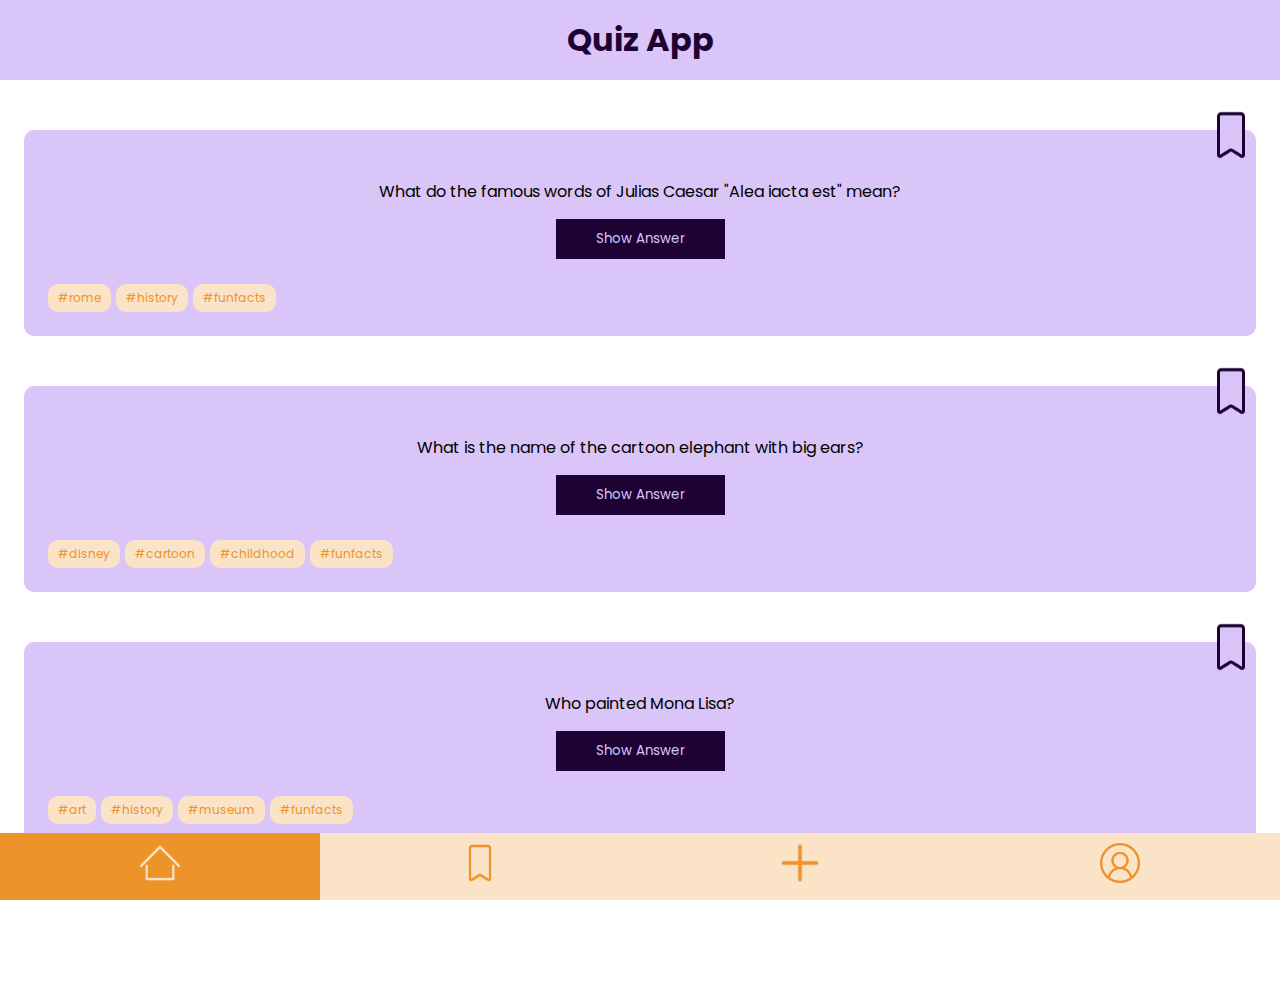
<file: index.html>
<!DOCTYPE html>
<html lang="en">
  <head>
    <meta charset="UTF-8" />
    <meta name="viewport" content="width=device-width, initial-scale=1.0" />
    <title>Quiz App</title>
    <link rel="preconnect" href="https://fonts.googleapis.com" />
    <link rel="preconnect" href="https://fonts.gstatic.com" crossorigin />
    <link
      href="https://fonts.googleapis.com/css2?family=Poppins:wght@300;500&display=swap"
      rel="stylesheet"
    />
    <link rel="stylesheet" href="styles.css" />
    <script src="./index.js" defer></script>
  </head>
  <body>
    <header role="header">
      <h1 class="app-name">Quiz App</h1>
    </header>
    <main role="main">
      <ul class="app-content">
        <!-- Question 1-->
        <li class="app__question">
          <button
            class="button-bookmark"
            role="button"
            aria-label="bookmark"
            onclick="toggleBookmark()"
            type="button"
            data-js="button-bookmark"
          >
            <img
              class="bookmark"
              src="images/bookmark-icon-unmarked.png"
              alt="marked bookmark"
              data-js="bookmark-icon-unmarked"
            />
          </button>
          <div class="question-box">
            <p class="question">
              What do the famous words of Julias Caesar "Alea iacta est" mean?
            </p>

            <!-- vv ANSWER BUTTON vv -->
            <button
              class="button-answer"
              role="button"
              aria-label="show answer"
              type="button"
              data-js="button-answer"
            >
              Show Answer
            </button>
            <p class="answer" data-js="answer" hidden>The die is cast</p>
            <!-- ^^ ANSWER BUTTON ^^ -->
          </div>
          <ul class="tag-box">
            <li class="tag">#rome</li>
            <li class="tag">#history</li>
            <li class="tag">#funfacts</li>
          </ul>
        </li>

        <!-- Question 2 -->
        <li class="app__question">
          <button
            class="button-bookmark"
            role="button"
            aria-label="bookmark"
            onclick="toggleBookmark()"
            type="button"
            data-js="button-bookmark"
          >
            <img
              class="bookmark"
              src="images/bookmark-icon-unmarked.png"
              alt="marked bookmark"
              data-js="bookmark-icon-unmarked"
            />
          </button>
          <div class="question-box">
            <p class="question">
              What is the name of the cartoon elephant with big ears?
            </p>
            <button
              class="button-answer"
              role="button"
              aria-label="show answer"
              type="button"
              data-js="button-answer"
            >
              Show Answer
            </button>
            <p class="answer" data-js="answer" hidden>Dumbo</p>
          </div>
          <ul class="tag-box">
            <li class="tag">#disney</li>
            <li class="tag">#cartoon</li>
            <li class="tag">#childhood</li>
            <li class="tag">#funfacts</li>
          </ul>
        </li>

        <!-- Question 3 -->
        <li class="app__question">
          <button
            class="button-bookmark"
            role="button"
            aria-label="bookmark"
            onclick="toggleBookmark()"
            type="button"
            data-js="button-bookmark"
          >
            <img
              class="bookmark"
              src="images/bookmark-icon-unmarked.png"
              alt="marked bookmark"
              data-js="bookmark-icon-unmarked"
            />
          </button>
          <div class="question-box">
            <p class="question">Who painted Mona Lisa?</p>
            <button
              class="button-answer"
              role="button"
              aria-label="show answer"
              type="button"
              data-js="button-answer"
            >
              Show Answer
            </button>
            <p class="answer" data-js="answer" hidden>Leonardo da Vinci</p>
          </div>
          <ul class="tag-box">
            <li class="tag">#art</li>
            <li class="tag">#history</li>
            <li class="tag">#museum</li>
            <li class="tag">#funfacts</li>
          </ul>
        </li>
      </ul>
    </main>

    <!-- Navigation Bottom -->

    <nav class="nav-bottom">
      <ul class="ul-nav-bottom">
        <li class="active flex">
          <a class="link" href="#"
            ><img
              class="icon home"
              src="/images/home-icon-light.png"
              alt="home icon"
          /></a>
        </li>
        <li class="inactive flex">
          <a class="link" href="bookmark-page.html"
            ><img
              class="icon"
              src="/images/bookmark-icon-dark.png"
              alt="bookmark icon"
          /></a>
        </li>
        <li class="inactive flex">
          <a class="link" href="form.html">
            <img class="icon" src="images/Plusicon-dark.png" alt="add icon" />
          </a>
        </li>
        <li class="inactive flex">
          <a class="link" href="profile.html"
            ><img
              class="icon"
              src="images/profile-icon-dark.png"
              alt="profil icon"
          /></a>
        </li>
      </ul>
    </nav>
  </body>
</html>
</file>
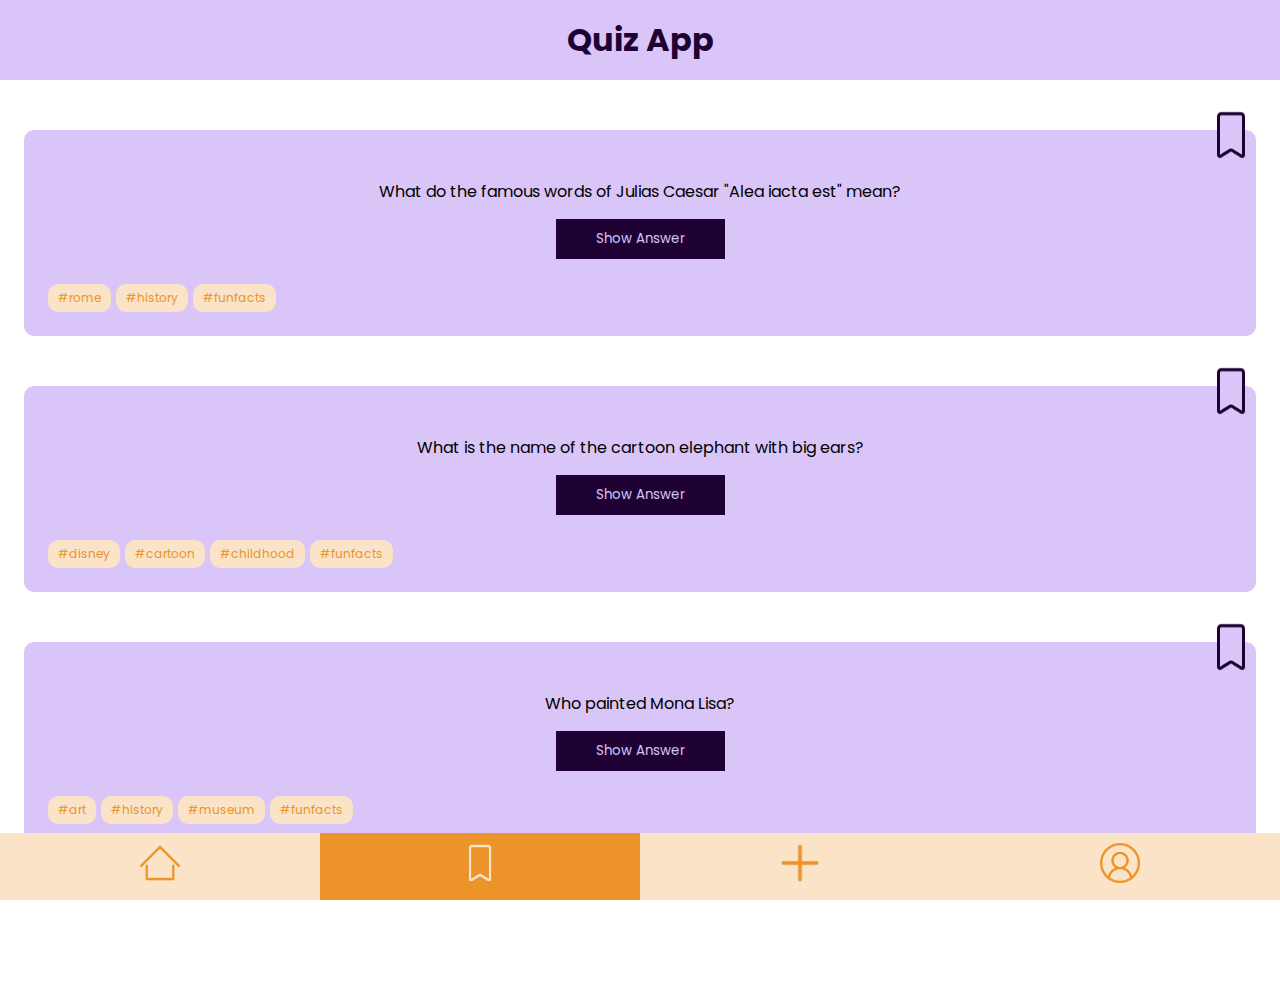
<file: bookmark-page.html>
<!DOCTYPE html>
<html lang="en">
  <head>
    <meta charset="UTF-8" />
    <meta name="viewport" content="width=device-width, initial-scale=1.0" />
    <title>Saved Bookmarks</title>
    <link rel="preconnect" href="https://fonts.googleapis.com" />
    <link rel="preconnect" href="https://fonts.gstatic.com" crossorigin />
    <link
      href="https://fonts.googleapis.com/css2?family=Poppins:wght@300;500&display=swap"
      rel="stylesheet"
    />
    <link rel="stylesheet" href="styles.css" />
  </head>
  <body>
    <header role="header">
      <h1 class="app-name">Quiz App</h1>
    </header>

    <main role="main">
      <ul class="app-content">
        <!-- Question 1-->
        <li class="app__question">
          <button
            class="button-bookmark"
            role="button"
            aria-label="bookmark"
            onclick="toggleBookmark()"
            type="button"
            data-js="button-bookmark"
          >
            <img
              class="bookmark"
              src="images/bookmark-icon-unmarked.png"
              alt="marked bookmark"
              data-js="bookmark-icon-unmarked"
            />
          </button>
          <div class="question-box">
            <p class="question">
              What do the famous words of Julias Caesar "Alea iacta est" mean?
            </p>

            <!-- vv ANSWER BUTTON vv -->
            <button
              class="button-answer"
              role="button"
              aria-label="show answer"
              type="button"
              data-js="button-answer"
              onclick="toggleAnswer"
            >
              Show Answer
            </button>
            <p class="answer" data-js="answer" hidden>The die is cast</p>
            <!-- ^^ ANSWER BUTTON ^^ -->
          </div>
          <ul class="tag-box">
            <li class="tag">#rome</li>
            <li class="tag">#history</li>
            <li class="tag">#funfacts</li>
          </ul>
        </li>

        <!-- Question 2 -->
        <li class="app__question">
          <button
            class="button-bookmark"
            role="button"
            aria-label="bookmark"
            onclick="toggleBookmark()"
            type="button"
            data-js="button-bookmark"
          >
            <img
              class="bookmark"
              src="images/bookmark-icon-unmarked.png"
              alt="marked bookmark"
              data-js="bookmark-icon-unmarked"
            />
          </button>
          <div class="question-box">
            <p class="question">
              What is the name of the cartoon elephant with big ears?
            </p>
            <button
              class="button-answer"
              role="button"
              aria-label="show answer"
              type="button"
              data-js="button-answer"
              onclick="toggleAnswer"
            >
              Show Answer
            </button>
            <p class="answer" data-js="answer" hidden>Dumbo</p>
          </div>
          <ul class="tag-box">
            <li class="tag">#disney</li>
            <li class="tag">#cartoon</li>
            <li class="tag">#childhood</li>
            <li class="tag">#funfacts</li>
          </ul>
        </li>

        <!-- Question 3 -->
        <li class="app__question">
          <button
            class="button-bookmark"
            role="button"
            aria-label="bookmark"
            onclick="toggleBookmark()"
            type="button"
            data-js="button-bookmark"
          >
            <img
              class="bookmark"
              src="images/bookmark-icon-unmarked.png"
              alt="marked bookmark"
              data-js="bookmark-icon-unmarked"
            />
          </button>
          <div class="question-box">
            <p class="question">Who painted Mona Lisa?</p>
            <button
              class="button-answer"
              role="button"
              aria-label="show answer"
              type="button"
              data-js="button-answer"
              onclick="toggleAnswer"
            >
              Show Answer
            </button>
            <p class="answer" data-js="answer" hidden>Leonardo da Vinci</p>
          </div>
          <ul class="tag-box">
            <li class="tag">#art</li>
            <li class="tag">#history</li>
            <li class="tag">#museum</li>
            <li class="tag">#funfacts</li>
          </ul>
        </li>
      </ul>
    </main>

    <nav class="nav-bottom">
      <ul class="ul-nav-bottom">
        <li class="inactive flex">
          <a class="link" href="index.html"
            ><img
              class="icon home"
              src="/images/home-icon-dark.png"
              alt="home icon"
          /></a>
        </li>
        <li class="active flex">
          <a class="link" href="#"
            ><img
              class="icon"
              src="/images/bookmark-icon-light.png"
              alt="bookmark icon"
          /></a>
        </li>
        <li class="inactive flex">
          <a class="link" href="form.html">
            <img class="icon" src="images/Plusicon-dark.png" alt="add icon" />
          </a>
        </li>
        <li class="inactive flex">
          <a class="link" href="profil-page.html"
            ><img
              class="icon"
              src="images/profile-icon-dark.png"
              alt="profil icon"
          /></a>
        </li>
      </ul>
    </nav>
  </body>
</html>
</file>
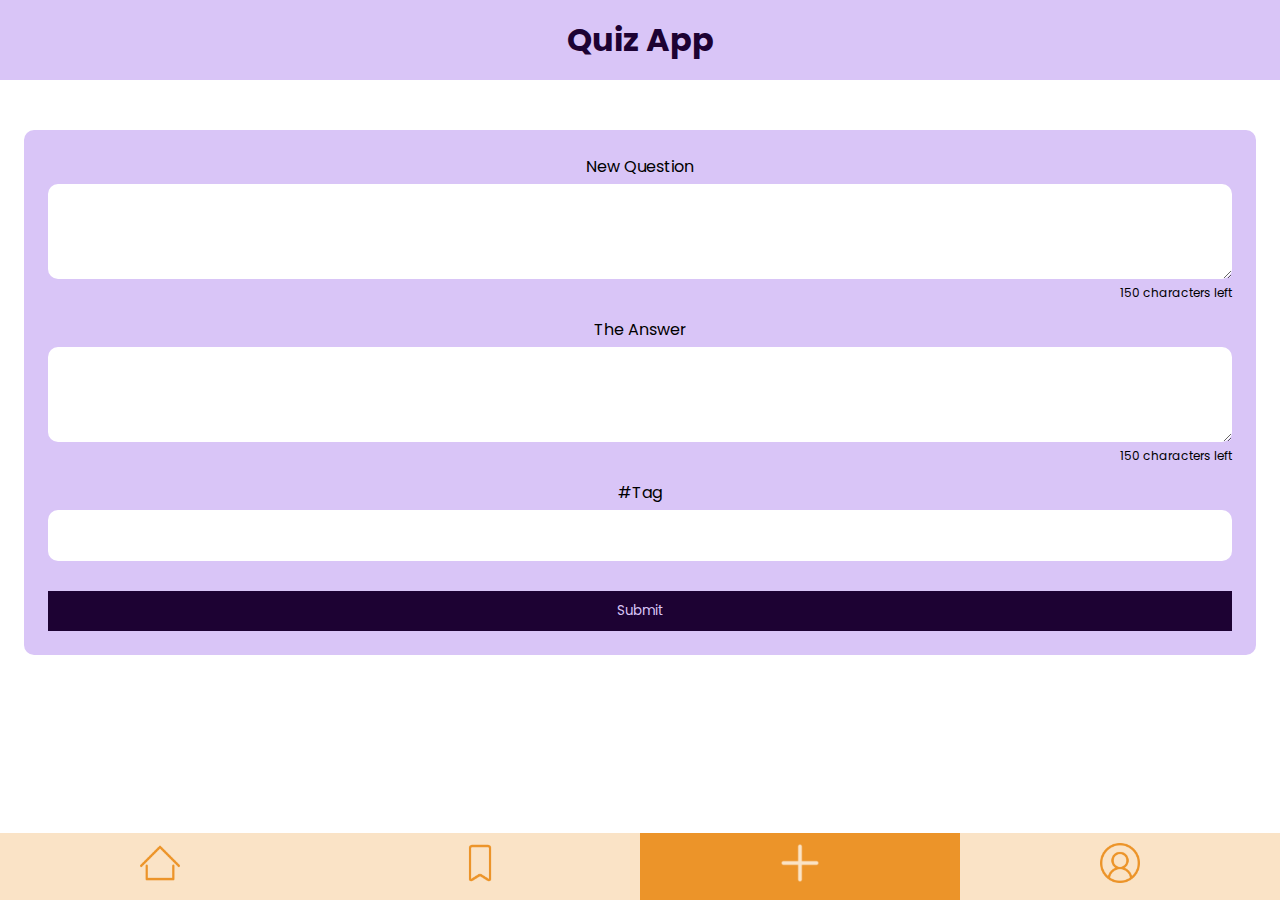
<file: form.html>
<!DOCTYPE html>
<html lang="en">
  <head>
    <meta charset="UTF-8" />
    <meta name="viewport" content="width=device-width, initial-scale=1.0" />
    <title>Quiz App</title>
    <link rel="preconnect" href="https://fonts.googleapis.com" />
    <link rel="preconnect" href="https://fonts.gstatic.com" crossorigin />
    <link
      href="https://fonts.googleapis.com/css2?family=Poppins:wght@300;500&display=swap"
      rel="stylesheet"
    />
    <link rel="stylesheet" href="styles.css" />
    <script src="/js/form.js" defer></script>
  </head>
  <body>
    <header role="header">
      <h1 class="app-name">Quiz App</h1>
    </header>

    <main role="main">
      <form data-js="form">
        <label for="question">New Question</label>
        <textarea
          name="question"
          id="question"
          rows="5"
          maxlength="150"
          data-js="question"
        ></textarea>
        <display data-js="counterQuestion" class="counter"
          >150 characters left</display
        >
        <label for="answer">The Answer</label>
        <textarea
          name="answer"
          id="answer"
          rows="5"
          class="answer-field"
          maxlength="150"
          data-js="answer"
        ></textarea>
        <display data-js="counterAnswer" class="counter"
          >150 characters left</display
        >
        <label for="tag">#Tag</label>
        <input type="text" name="tag" id="tag" class="tag-field" />
        <button class="submitButton" type="submit" data-js="submitButton">
          Submit
        </button>
      </form>
    </main>

    <!-- Navigation Bottom -->

    <nav class="nav-bottom">
      <ul class="ul-nav-bottom">
        <li class="inactive flex">
          <a class="link" href="index.html"
            ><img
              class="icon home"
              src="/images/home-icon-dark.png"
              alt="home icon"
          /></a>
        </li>
        <li class="inactive flex">
          <a class="link" href="bookmark-page.html"
            ><img
              class="icon"
              src="/images/bookmark-icon-dark.png"
              alt="bookmark icon"
          /></a>
        </li>
        <li class="active flex">
          <a class="link" href="#">
            <img class="icon" src="images/Plusicon-light.png" alt="add icon" />
          </a>
        </li>
        <li class="inactive flex">
          <a class="link" href="profil-page.html"
            ><img
              class="icon"
              src="images/profile-icon-dark.png"
              alt="profil icon"
          /></a>
        </li>
      </ul>
    </nav>
  </body>
</html>
</file>
<file: styles.css>
@import "/componants/global.css";
@import "/componants/home-page.css";
@import "/componants/nav-bottom.css";
@import "/componants/bookmark-page.css";
@import "/componants/form.css";
@import "/componants/profil-page.css";

:root {
  --darkpurple: rgb(29, 2, 51);
  --purple: rgb(63, 6, 110);
  --lightpurple: rgb(217, 197, 247);
  --orange: rgb(236, 148, 41);
  --lightorange: rgb(250, 227, 198);
}
</file>
